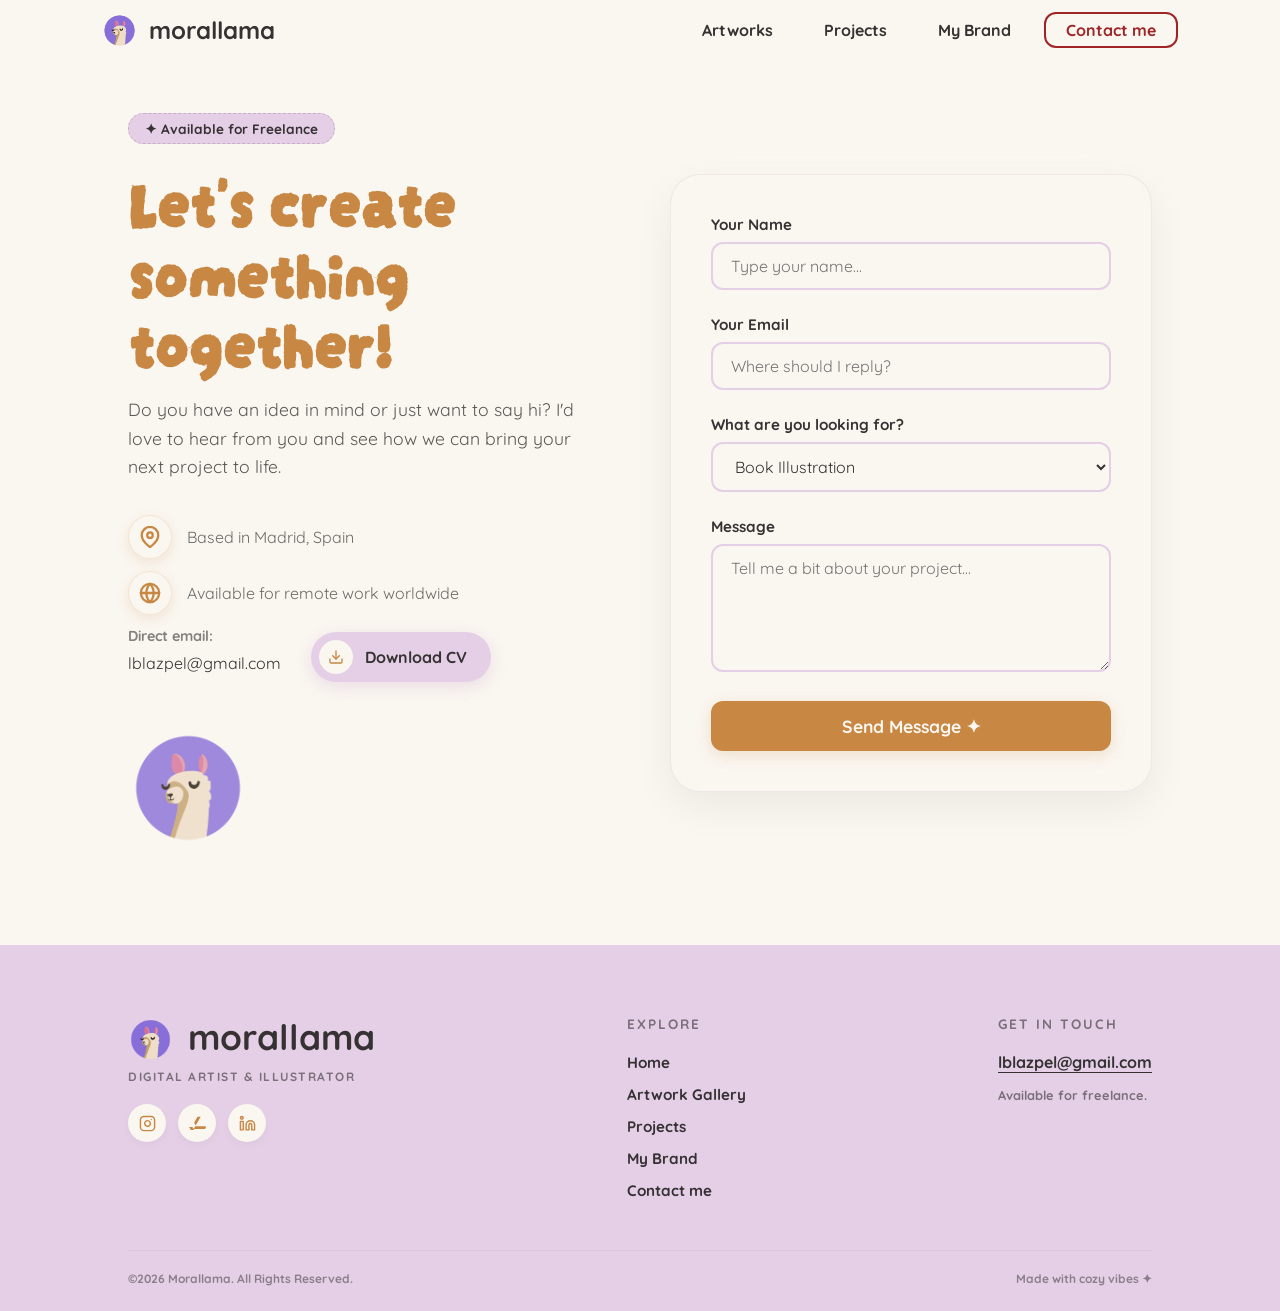
<file: contact.html>
<!DOCTYPE html>
<html lang="en">

<head>
    <meta charset="UTF-8">
    <meta name="viewport" content="width=device-width, initial-scale=1.0">
    <title>Artworks | Laura Blázquez</title>
    <link rel="icon" type="image/png" href="assets/logo1.png">
    <link rel="stylesheet" href="style.css">
</head>

<body>

    <nav class="transparent-nav">
        <a href="index.html" class="logo-wrapper">
            <img src="assets/logo1.png" alt="Morallama Icon" class="nav-logo-icon">
            <span class="logo">morallama</span>
        </a>
        <ul>
            <li><a href="artworks.html">Artworks</a></li>
            <li><a href="projects.html">Projects</a></li>
            <li><a href="morallama.html">My Brand</a></li>
            <li><a href="contact.html" class="nav-btn-contact">Contact me</a></li>
        </ul>
    </nav>


    <main class="contact-page-container">
        
        <div class="contact-info-side">
            <span class="freelance-tag">✦ Available for Freelance</span>
            <h1 class="contact-title">Let's create something together!</h1>
            <p class="contact-subtitle">Do you have an idea in mind or just want to say hi? I'd love to hear from you and see how we can bring your next project to life.</p>
            
            <div class="contact-details-group">
                <div class="detail-item">
                    <div class="contact-icon-circle">
                        <svg viewBox="0 0 24 24" fill="none" stroke="currentColor" stroke-width="2" stroke-linecap="round" stroke-linejoin="round"><path d="M21 10c0 7-9 13-9 13s-9-6-9-13a9 9 0 0 1 18 0z"></path><circle cx="12" cy="10" r="3"></circle></svg>
                    </div>
                    <span class="detail-text">Based in Madrid, Spain</span>
                </div>
                <div class="detail-item">
                    <div class="contact-icon-circle">
                        <svg viewBox="0 0 24 24" fill="none" stroke="currentColor" stroke-width="2" stroke-linecap="round" stroke-linejoin="round"><circle cx="12" cy="12" r="10"></circle><line x1="2" y1="12" x2="22" y2="12"></line><path d="M12 2a15.3 15.3 0 0 1 4 10 15.3 15.3 0 0 1-4 10 15.3 15.3 0 0 1-4-10 15.3 15.3 0 0 1 4-10z"></path></svg>
                    </div>
                    <span class="detail-text">Available for remote work worldwide</span>
                </div>
            </div>

            <div class="contact-action-group">
                <div class="contact-direct-mail">
                    <span class="mail-label">Direct email:</span>
                    <div class="email-wrapper" onclick="copyEmail(this)">
                        <span class="footer-email">lblazpel@gmail.com</span>
                        <span class="copy-tooltip">Click to copy</span>
                    </div>
                </div>
                
                <a href="assets/Resume_Laura_BP.pdf" target="_blank" class="btn-portfolio-featured">
                    <div class="portfolio-icon-inside">
                        <svg viewBox="0 0 24 24" fill="none" stroke="currentColor" stroke-width="2" stroke-linecap="round" stroke-linejoin="round"><path d="M21 15v4a2 2 0 0 1-2 2H5a2 2 0 0 1-2-2v-4"></path><polyline points="7 10 12 15 17 10"></polyline><line x1="12" y1="15" x2="12" y2="3"></line></svg>
                    </div>
                    <span>Download CV</span>
                </a>
            </div>

            <div class="contact-illustration-wrapper">
                <img src="assets/logo1.png" alt="Laura Illustration" class="contact-avatar-deco">
            </div>
        </div>

        <div class="contact-form-side">
            <div class="form-card">
                <form action="https://formspree.io/f/xnjlvper" method="POST">
                    <div class="form-group">
                        <label for="name">Your Name</label>
                        <input type="text" id="name" name="name" placeholder="Type your name..." required>
                    </div>

                    <div class="form-group">
                        <label for="email">Your Email</label>
                        <input type="email" id="email" name="email" placeholder="Where should I reply?" required>
                    </div>

                    <div class="form-group">
                        <label for="subject">What are you looking for?</label>
                        <select id="subject" name="subject">
                            <option value="illustration">Book Illustration</option>
                            <option value="game">Indie Game Art</option>
                            <option value="brand">Logo & Branding</option>
                            <option value="other">Just saying hi!</option>
                        </select>
                    </div>

                    <div class="form-group">
                        <label for="message">Message</label>
                        <textarea id="message" name="message" rows="5" placeholder="Tell me a bit about your project..." required></textarea>
                    </div>

                    <button type="submit" class="btn-send">Send Message ✦</button>
                </form>
            </div>
        </div>
    </main>

    <footer id="contact" class="main-footer">
        <div class="footer-columns">

            <div class="footer-col brand-col">
                <a href="index.html" class="footer-logo-wrapper">
                    <img src="assets/logo1.png" alt="Morallama Icon" class="footer-logo-icon">
                    <span class="footer-logo">morallama</span>
                </a>
                <p class="footer-subtitle">Digital Artist & Illustrator</p>

                <div class="social-circles">
                    <a href="https://www.instagram.com/morallama_" target="_blank" class="icon-circle" aria-label="Instagram">
                        <svg viewBox="0 0 24 24" fill="none" stroke="currentColor" stroke-width="2" stroke-linecap="round" stroke-linejoin="round">
                            <rect x="2" y="2" width="20" height="20" rx="5" ry="5"></rect>
                            <path d="M16 11.37A4 4 0 1 1 12.63 8 4 4 0 0 1 16 11.37z"></path>
                            <line x1="17.5" y1="6.5" x2="17.51" y2="6.5"></line>
                        </svg>
                    </a>
                    <a href="https://lalachip.artstation.com" target="_blank" class="icon-circle" aria-label="ArtStation">
                        <svg xmlns="http://www.w3.org/2000/svg" viewBox="0 0 512 512" style="fill: currentColor; stroke: none;">
                            <path d="M 2.2 364.1 L 54.8 455.2 H 157.3 L 104.7 364.1 H 2.2 Z M 256 56.4 L 153.9 233.2 L 201.3 315.4 L 352.2 56.4 H 256 Z M 186.2 342.3 L 140.8 420.9 H 482 L 512 368.8 L 497.4 342.3 H 186.2 Z"></path>
                        </svg>
                    </a>
                    <a href="https://www.linkedin.com/in/laurablazquez" target="_blank" class="icon-circle" aria-label="LinkedIn">
                        <svg viewBox="0 0 24 24" fill="none" stroke="currentColor" stroke-width="2" stroke-linecap="round" stroke-linejoin="round">
                            <path d="M16 8a6 6 0 0 1 6 6v7h-4v-7a2 2 0 0 0-2-2 2 2 0 0 0-2 2v7h-4v-7a6 6 0 0 1 6-6z"></path>
                            <rect x="2" y="9" width="4" height="12"></rect>
                            <circle cx="4" cy="4" r="2"></circle>
                        </svg>
                    </a>
                </div>
            </div>

            <div class="footer-col nav-col">
                <h4 class="footer-heading">Explore</h4>
                <ul class="footer-links">
                    <li><a href="index.html">Home</a></li>
                    <li><a href="artworks.html">Artwork Gallery</a></li>
                    <li><a href="projects.html">Projects</a></li>
                    <li><a href="morallama.html">My Brand</a></li>
                    <li><a href="contact.html">Contact me</a></li>
                </ul>
            </div>

            <div class="footer-col contact-col">
                <h4 class="footer-heading">Get in touch</h4>
                <div class="email-wrapper" onclick="copyEmail(this)">
                    <span class="footer-email">lblazpel@gmail.com</span>
                    <span class="copy-tooltip">Click to copy</span>
                </div>
                <p class="freelance-footer">Available for freelance.</p>
            </div>

        </div>

        <div class="footer-bottom">
            <p>©2026 Morallama. All Rights Reserved.</p>
            <p>Made with cozy vibes ✦</p>
        </div>
    </footer>

    <script>
        const nav = document.querySelector('.transparent-nav');
        let lastScrollTop = 0;
        const delta = 5;

        window.addEventListener('scroll', () => {
            let st = window.pageYOffset || document.documentElement.scrollTop;
            if (st > 50) nav.classList.add('scrolled');
            else nav.classList.remove('scrolled');

            if (Math.abs(lastScrollTop - st) <= delta) return;
            if (st > lastScrollTop && st > 100) nav.classList.add('nav-hidden');
            else if (st < lastScrollTop) nav.classList.remove('nav-hidden');

            lastScrollTop = st;
        });

        function copyEmail(container) {
            const email = "lblazpel@gmail.com";
            const tooltip = container.querySelector('.copy-tooltip');
            const tempInput = document.createElement("input");
            tempInput.value = email;
            document.body.appendChild(tempInput);
            tempInput.select();
            document.execCommand("copy");
            document.body.removeChild(tempInput);
            
            const originalText = tooltip.innerText;
            tooltip.innerText = "Copied!";
            tooltip.style.opacity = "1";
            setTimeout(() => { tooltip.innerText = originalText; }, 2000);
        }
    </script>
</body>
</html>
</file>
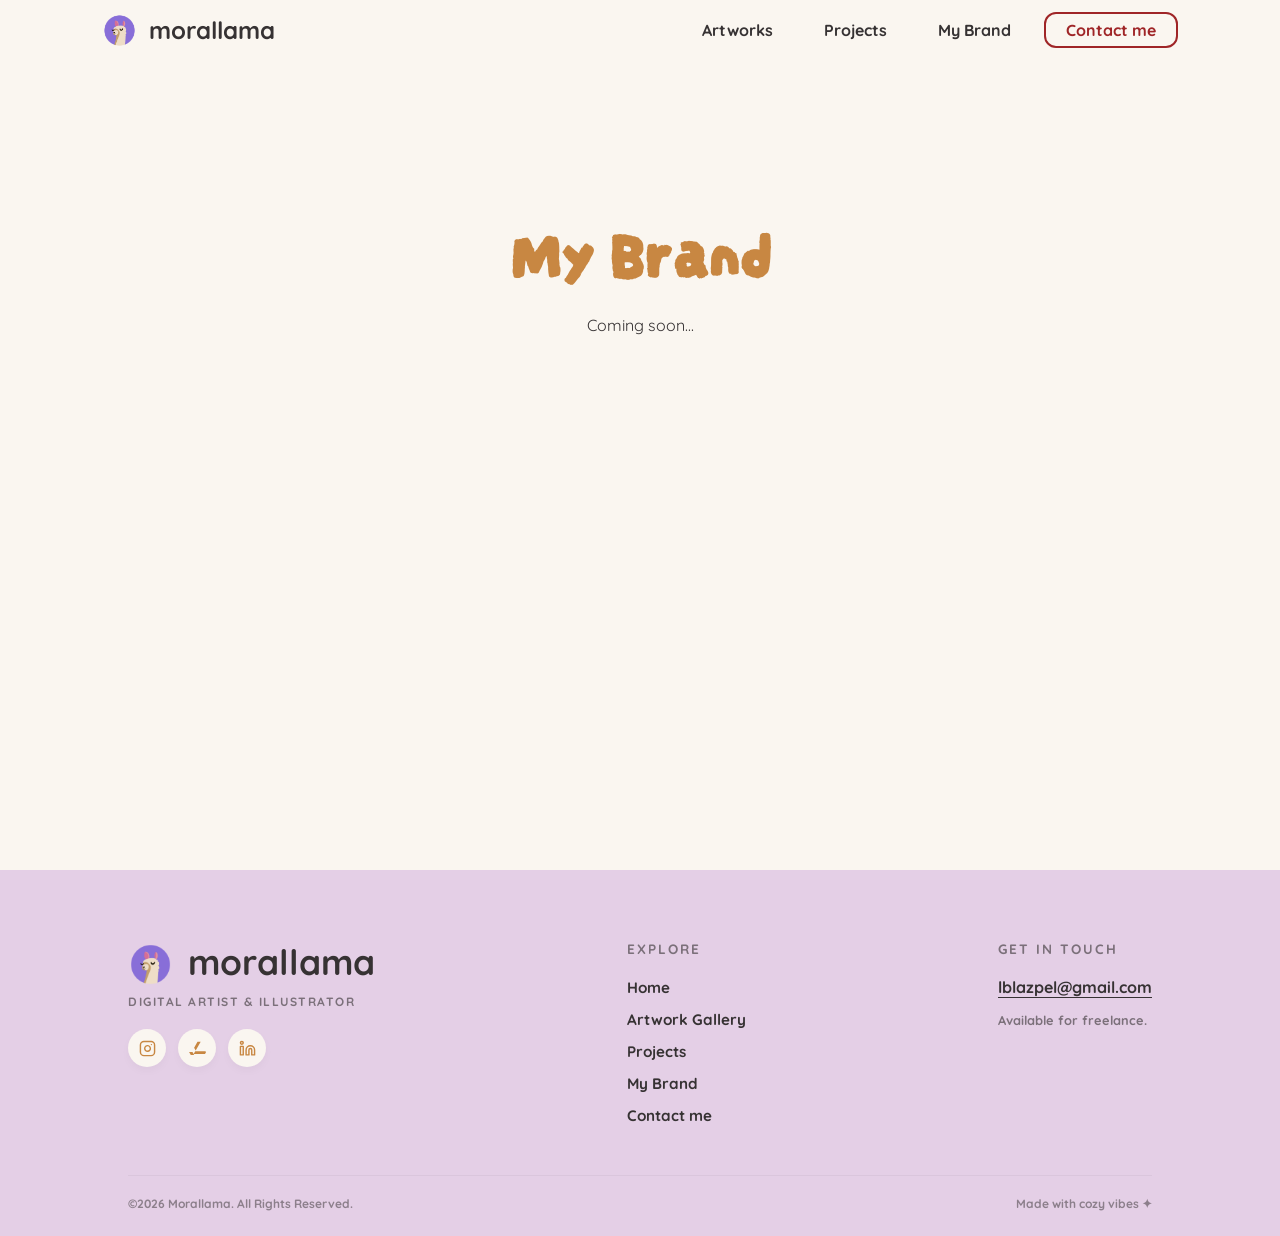
<file: morallama.html>
<!DOCTYPE html>
<html lang="en">

<head>
    <meta charset="UTF-8">
    <meta name="viewport" content="width=device-width, initial-scale=1.0">
    <title>Artworks | Laura Blázquez</title>
    <link rel="icon" type="image/png" href="assets/logo1.png">
    <link rel="stylesheet" href="style.css">
</head>

<body>

    <nav class="transparent-nav">
        <a href="index.html" class="logo-wrapper">
            <img src="assets/logo1.png" alt="Morallama Icon" class="nav-logo-icon">
            <span class="logo">morallama</span>
        </a>
        <ul>
            <li><a href="artworks.html">Artworks</a></li>
            <li><a href="projects.html">Projects</a></li>
            <li><a href="morallama.html">My Brand</a></li>
            <li><a href="contact.html" class="nav-btn-contact">Contact me</a></li>
        </ul>
    </nav>


    <div style="min-height: 80vh; padding-top: 150px; text-align: center;">
        <h2>My Brand</h2>
        <p>Coming soon...</p>
    </div>

    <footer id="contact" class="main-footer">
        <div class="footer-columns">

            <div class="footer-col brand-col">
                <a href="index.html" class="footer-logo-wrapper">
                    <img src="assets/logo1.png" alt="Morallama Icon" class="footer-logo-icon">
                    <span class="footer-logo">morallama</span>
                </a>
                <p class="footer-subtitle">Digital Artist & Illustrator</p>

                <div class="social-circles">
                    <a href="https://www.instagram.com/morallama_" target="_blank" class="icon-circle" aria-label="Instagram">
                        <svg viewBox="0 0 24 24" fill="none" stroke="currentColor" stroke-width="2" stroke-linecap="round" stroke-linejoin="round">
                            <rect x="2" y="2" width="20" height="20" rx="5" ry="5"></rect>
                            <path d="M16 11.37A4 4 0 1 1 12.63 8 4 4 0 0 1 16 11.37z"></path>
                            <line x1="17.5" y1="6.5" x2="17.51" y2="6.5"></line>
                        </svg>
                    </a>
                    <a href="https://lalachip.artstation.com" target="_blank" class="icon-circle" aria-label="ArtStation">
                        <svg xmlns="http://www.w3.org/2000/svg" viewBox="0 0 512 512" style="fill: currentColor; stroke: none;">
                            <path d="M 2.2 364.1 L 54.8 455.2 H 157.3 L 104.7 364.1 H 2.2 Z M 256 56.4 L 153.9 233.2 L 201.3 315.4 L 352.2 56.4 H 256 Z M 186.2 342.3 L 140.8 420.9 H 482 L 512 368.8 L 497.4 342.3 H 186.2 Z"></path>
                        </svg>
                    </a>
                    <a href="https://www.linkedin.com/in/laurablazquez" target="_blank" class="icon-circle" aria-label="LinkedIn">
                        <svg viewBox="0 0 24 24" fill="none" stroke="currentColor" stroke-width="2" stroke-linecap="round" stroke-linejoin="round">
                            <path d="M16 8a6 6 0 0 1 6 6v7h-4v-7a2 2 0 0 0-2-2 2 2 0 0 0-2 2v7h-4v-7a6 6 0 0 1 6-6z"></path>
                            <rect x="2" y="9" width="4" height="12"></rect>
                            <circle cx="4" cy="4" r="2"></circle>
                        </svg>
                    </a>
                </div>
            </div>

            <div class="footer-col nav-col">
                <h4 class="footer-heading">Explore</h4>
                <ul class="footer-links">
                    <li><a href="index.html">Home</a></li>
                    <li><a href="artworks.html">Artwork Gallery</a></li>
                    <li><a href="projects.html">Projects</a></li>
                    <li><a href="morallama.html">My Brand</a></li>
                    <li><a href="contact.html">Contact me</a></li>
                </ul>
            </div>

            <div class="footer-col contact-col">
                <h4 class="footer-heading">Get in touch</h4>
                <div class="email-wrapper" onclick="copyEmail(this)">
                    <span class="footer-email">lblazpel@gmail.com</span>
                    <span class="copy-tooltip">Click to copy</span>
                </div>
                <p class="freelance-footer">Available for freelance.</p>
            </div>

        </div>

        <div class="footer-bottom">
            <p>©2026 Morallama. All Rights Reserved.</p>
            <p>Made with cozy vibes ✦</p>
        </div>
    </footer>

    <script>
        const nav = document.querySelector('.transparent-nav');
        let lastScrollTop = 0;
        const delta = 5;

        window.addEventListener('scroll', () => {
            let st = window.pageYOffset || document.documentElement.scrollTop;
            if (st > 50) nav.classList.add('scrolled');
            else nav.classList.remove('scrolled');

            if (Math.abs(lastScrollTop - st) <= delta) return;
            if (st > lastScrollTop && st > 100) nav.classList.add('nav-hidden');
            else if (st < lastScrollTop) nav.classList.remove('nav-hidden');

            lastScrollTop = st;
        });

        function copyEmail(container) {
            const email = "lblazpel@gmail.com";
            const tooltip = container.querySelector('.copy-tooltip');
            const tempInput = document.createElement("input");
            tempInput.value = email;
            document.body.appendChild(tempInput);
            tempInput.select();
            document.execCommand("copy");
            document.body.removeChild(tempInput);
            
            const originalText = tooltip.innerText;
            tooltip.innerText = "Copied!";
            tooltip.style.opacity = "1";
            setTimeout(() => { tooltip.innerText = originalText; }, 2000);
        }
    </script>
</body>
</html>
</file>
<file: style.css>
/* =========================================
   1. IMPORTACIONES, FUENTES Y VARIABLES
   ========================================= */
@import url('https://fonts.googleapis.com/css2?family=Quicksand:wght@300;500;700&family=Patrick+Hand&display=swap');
@import url('https://fonts.googleapis.com/css2?family=Darumadrop+One&display=swap');

@font-face {
    font-family: 'GardenTitle';
    src: url('assets/fuentes/Quote.ttf') format('truetype');
}

@font-face {
    font-family: 'GardenText';
    src: url('assets/fuentes/27776_OcrA.ttf') format('truetype');
}

@font-face {
    font-family: 'NoiseTitle';
    src: url('assets/fuentes/One%20Constant.ttf') format('truetype');
}

@font-face {
    font-family: 'EclipsaTitle';
    src: url('assets/fuentes/font1.ttf') format('truetype');
}

:root {
    --bg-crema: #f1dfb6;
    --color-amarillo: #fdf3dd;
    --color-marron-oscuro: #363233;
    --color-lila: #e4cfe6;
    --color-oro: #c88742;
    --color-rojo: #9f2527;
    --color-morado: #caaacd;
    --white: #FAF6F0;
}

/* =========================================
   2. ESTILOS BASE Y ANIMACIONES
   ========================================= */
html {
    scroll-behavior: smooth;
    overflow-x: hidden;
}

body {
    background-color: var(--white);
    font-family: 'Quicksand', sans-serif;
    color: var(--color-marron-oscuro);
    margin: 0;
}

section {
    padding: 60px 10%;
    text-align: center;
}

h2 {
    font-family: 'Darumadrop One', cursive;
    font-size: 4rem;
    color: var(--color-oro);
    text-align: center;
    margin-bottom: 20px;
}

@keyframes fadeInUp {
    from { opacity: 0; transform: translateY(50px); }
    to { opacity: 1; transform: translateY(0); }
}

@keyframes floating {
    0% { transform: translateY(0px); }
    50% { transform: translateY(-15px); }
    100% { transform: translateY(0px); }
}

.animate-up {
    animation: fadeInUp 1.2s ease-out forwards;
}

.animate-up-delayed {
    opacity: 0;
    animation: fadeInUp 1.2s ease-out forwards;
}

/* =========================================
   3. COMPONENTES GLOBALES (Nav, Footer, Lightbox)
   ========================================= */
/* --- Barra de Navegación --- */
.transparent-nav {
    display: flex;
    justify-content: space-between;
    align-items: center;
    padding: 0.8rem 8%;
    position: fixed;
    top: 0;
    left: 0;
    width: 100%;
    z-index: 1000;
    box-sizing: border-box;
    transition: background-color 0.3s ease, box-shadow 0.3s ease, padding 0.3s ease, top 0.3s ease;
}

.nav-hidden {
    top: -250px;
}

.transparent-nav.scrolled {
    background-color: rgba(250, 246, 240, 0.98);
    backdrop-filter: blur(10px);
    -webkit-backdrop-filter: blur(10px);
    box-shadow: 0 4px 20px rgba(0, 0, 0, 0.05);
    padding: 0.6rem 8%;
}

.logo-wrapper {
    display: flex;
    align-items: center;
    gap: 12px;
    text-decoration: none;
}

.nav-logo-icon {
    width: 35px;
    height: auto;
    transition: transform 0.3s ease;
}

.logo-wrapper:hover .nav-logo-icon {
    transform: rotate(-10deg) scale(1.1);
}

.logo {
    font-weight: 700;
    font-size: 1.5rem;
    color: var(--color-marron-oscuro);
    text-transform: lowercase;
    text-decoration: none;
}

.transparent-nav ul {
    display: flex;
    list-style: none;
    margin: 0;
}

.transparent-nav ul li a {
    text-decoration: none !important;
    color: var(--color-marron-oscuro);
    margin-left: 15px;
    padding: 8px 18px;
    font-weight: 700;
    transition: color 0.3s ease;
    position: relative;
}

.transparent-nav ul li a::after {
    content: '';
    position: absolute;
    width: 0%;
    height: 2.5px;
    bottom: 2px;
    left: 50%;
    transform: translateX(-50%);
    background-color: var(--color-rojo);
    transition: width 0.3s ease;
    border-radius: 2px;
}

.transparent-nav ul li a:hover {
    background-color: transparent !important;
    color: var(--color-rojo) !important;
}

.transparent-nav ul li a:hover::after {
    width: 70%;
}

.transparent-nav.scrolled .logo,
.transparent-nav.scrolled ul li a {
    color: var(--color-marron-oscuro);
}

.transparent-nav.scrolled ul li a:hover {
    background-color: transparent;
    color: var(--color-oro);
    text-decoration: underline;
    text-underline-offset: 6px;
    text-decoration-thickness: 2px;
}

.transparent-nav ul li a.nav-btn-contact {
    border: 2px solid var(--color-rojo);
    background-color: transparent;
    color: var(--color-rojo) !important;
    padding: 6px 20px;
    border-radius: 12px;
}

.transparent-nav ul li a.nav-btn-contact::after {
    display: none;
}

.transparent-nav ul li a.nav-btn-contact:hover {
    background-color: var(--color-rojo) !important;
    color: var(--white) !important;
    transform: translateY(-2px);
    box-shadow: 0 4px 10px rgba(159, 37, 39, 0.2);
}

/* --- Footer --- */
.main-footer {
    background-color: var(--color-lila);
    padding: 70px 10% 25px 10%;
    color: var(--color-marron-oscuro);
}

.footer-columns {
    display: flex;
    justify-content: space-between;
    align-items: flex-start;
    flex-wrap: wrap;
    gap: 40px;
    margin-bottom: 50px;
    max-width: 1200px;
    margin-left: auto;
    margin-right: auto;
}

.footer-col {
    display: flex;
    flex-direction: column;
    align-items: flex-start;
    text-align: left;
}

.footer-logo-wrapper {
    display: flex;
    align-items: center;
    gap: 15px;
    text-decoration: none;
    margin-bottom: 5px;
}

.footer-logo-icon {
    width: 45px;
    height: auto;
    transition: transform 0.3s ease;
}

.footer-logo-wrapper:hover .footer-logo-icon {
    transform: rotate(-10deg) scale(1.1);
}

.footer-logo {
    font-size: 2.2rem;
    font-weight: 700;
    color: var(--color-marron-oscuro);
    text-decoration: none;
    margin-bottom: 5px;
}

.footer-subtitle {
    font-size: 0.75rem;
    text-transform: uppercase;
    letter-spacing: 1.5px;
    font-weight: 700;
    opacity: 0.6;
    margin: 0 0 20px 0;
}

.social-circles {
    display: flex;
    gap: 12px;
}

.icon-circle {
    width: 38px;
    height: 38px;
    background-color: var(--white);
    border-radius: 50%;
    display: flex;
    align-items: center;
    justify-content: center;
    color: var(--color-oro);
    transition: all 0.3s ease;
    text-decoration: none;
    box-shadow: 0 4px 8px rgba(0, 0, 0, 0.03);
}

.icon-circle svg {
    width: 17px;
    height: 17px;
}

.icon-circle:hover {
    background-color: var(--color-oro);
    color: var(--white);
    transform: translateY(-2px);
}

.footer-heading {
    font-size: 0.85rem;
    text-transform: uppercase;
    letter-spacing: 2px;
    font-weight: 700;
    opacity: 0.6;
    margin: 0 0 20px 0;
}

.footer-links {
    list-style: none;
    padding: 0;
    margin: 0;
    display: flex;
    flex-direction: column;
    gap: 12px;
}

.footer-links a {
    text-decoration: none;
    color: var(--color-marron-oscuro);
    font-weight: 700;
    font-size: 0.95rem;
    transition: color 0.3s ease;
}

.footer-links a:hover {
    color: var(--color-oro);
}

.email-wrapper {
    position: relative;
    cursor: pointer;
    margin-bottom: 15px;
}

.main-footer .footer-email,
.main-footer .footer-email a {
    font-family: 'Quicksand', sans-serif;
    font-size: 1rem;
    font-weight: 700;
    color: var(--color-marron-oscuro) !important;
    text-decoration: underline !important;
    text-underline-offset: 4px;
    transition: color 0.3s ease;
}

.copy-tooltip {
    position: absolute;
    bottom: -15px;
    left: 0;
    font-size: 0.7rem;
    font-weight: 700;
    color: var(--color-oro);
    opacity: 0;
    transition: all 0.3s ease;
    white-space: nowrap;
    pointer-events: none;
}

.email-wrapper:hover .copy-tooltip {
    opacity: 1;
    bottom: -18px;
}

.email-wrapper:hover .footer-email {
    color: var(--color-oro) !important;
}

.freelance-footer {
    font-size: 0.8rem;
    color: var(--color-marron-oscuro);
    font-weight: 700;
    opacity: 0.6;
    margin: 0;
}

.footer-bottom {
    display: flex;
    justify-content: space-between;
    border-top: 1px solid rgba(54, 50, 51, 0.1);
    padding-top: 20px;
    font-size: 0.75rem;
    font-weight: 700;
    opacity: 0.5;
    max-width: 1200px;
    margin: 0 auto;
}

.footer-bottom p {
    margin: 0;
}

/* --- Lightbox Global --- */
.lightbox {
    position: fixed;
    top: 0;
    left: 0;
    width: 100%;
    height: 100%;
    background: rgba(250, 246, 240, 0.95);
    display: flex;
    align-items: center;
    justify-content: center;
    z-index: 2000;
    opacity: 0;
    pointer-events: none;
    transition: opacity 0.3s ease;
}

.lightbox.active {
    opacity: 1;
    pointer-events: auto;
}

.lightbox img {
    max-width: 90%;
    max-height: 90vh;
    border-radius: 8px;
    box-shadow: 0 10px 40px rgba(0, 0, 0, 0.3);
}

.lightbox-close {
    position: absolute;
    top: 30px;
    right: 50px;
    font-size: 3rem;
    color: var(--color-marron-oscuro);
    cursor: pointer;
    font-family: 'Quicksand', sans-serif;
    line-height: 1;
    transition: color 0.3s ease;
}

.lightbox-close:hover {
    color: var(--color-rojo);
}

/* --- Botones Genéricos --- */
.btn-delicate {
    display: inline-block;
    background-color: transparent;
    color: var(--color-marron-oscuro);
    font-family: 'Quicksand', sans-serif;
    font-weight: 700;
    font-size: 1.05rem;
    padding: 10px 30px;
    border-radius: 30px;
    border: 2px solid var(--color-lila);
    text-decoration: none;
    transition: all 0.3s ease;
}

.btn-delicate:hover {
    background-color: var(--color-lila);
    color: var(--color-marron-oscuro);
    transform: translateY(-2px);
}

/* =========================================
   4. PÁGINA: INICIO (HOME)
   ========================================= */
/* --- Hero --- */
.hero {
    height: 100vh;
    background: url('assets/banner.png') center/cover no-repeat;
    display: flex;
    align-items: center;
    justify-content: center;
    position: relative;
    overflow: hidden;
}

.hero-main-container {
    position: relative;
    top: -10vh;
    width: 100%;
    display: flex;
    justify-content: center;
}

.hero-box {
    position: relative;
    width: 1000px;
    max-width: 90vw;
    margin: 0 auto;
    left: 25px;
}

.box-bg {
    width: 100%;
    height: auto;
    display: block;
    filter: drop-shadow(0px 20px 15px rgba(0, 0, 0, 0.15));
}

.hero-text-wrapper {
    position: absolute;
    top: 50%;
    left: 50%;
    transform: translate(-50%, -50%) rotate(6deg);
    width: 85%;
    z-index: 5;
    text-align: center;
}

.hero-title-top {
    font-family: 'Darumadrop One', cursive;
    font-size: clamp(2rem, 7vw, 5.5rem);
    color: var(--color-marron-oscuro);
    line-height: 1;
    margin: 0 0 50px 0;
}

.hero-subtitle-bottom {
    font-family: 'Quicksand', sans-serif;
    font-size: clamp(0.9rem, 2vw, 1.6rem);
    color: var(--color-marron-oscuro);
    font-weight: 700;
    margin: 0;
}

.hero .fruit {
    position: absolute;
    z-index: 10;
    filter: drop-shadow(0px 15px 10px rgba(0, 0, 0, 0.2));
    animation: fadeInUp 1.2s ease-out forwards, floating 5s ease-in-out infinite 1.2s;
    opacity: 0;
}

.f-top-left { top: 15%; left: -10%; width: 20%; animation-delay: 0s; }
.f-top-right { top: 5%; right: 5%; width: 15%; animation-delay: 1.5s; }
.f-bottom-left { bottom: -5%; left: -20%; width: 25%; animation-delay: 0.7s; }
.f-bottom-right { bottom: -10%; right: -10%; width: 30%; animation-delay: 2.2s; }

/* --- Sobre mí --- */
.about-intro {
    padding: 20px 10% 40px 10%;
    background-color: transparent;
    margin-top: -5vh;
    position: relative;
    z-index: 5;
    left: 25px;
}

.about-container {
    display: flex;
    align-items: center;
    justify-content: center;
    gap: 40px;
    max-width: 900px;
    margin: 0 auto;
}

.about-text {
    flex: 1;
    text-align: left;
    position: relative;
}

.about-text h2 {
    text-align: left;
    margin-bottom: 20px;
}

.about-text p {
    font-size: 1.1rem;
    line-height: 1.6;
    margin-bottom: 20px;
}

.about-image {
    flex: 1;
    text-align: right;
    position: relative;
}

.avatar-wrapper {
    position: relative;
    display: inline-block;
    max-width: 320px;
    width: 100%;
}

.avatar-img {
    width: 100%;
    display: block;
    filter: drop-shadow(8px 12px 15px rgba(0, 0, 0, 0.15));
    transition: transform 0.5s ease, filter 0.5s ease;
}

.avatar-img:hover {
    transform: translateY(-8px);
    filter: drop-shadow(15px 25px 20px rgba(0, 0, 0, 0.2));
}

.levitating-item {
    position: absolute;
    top: 15%;
    left: -15%;
    width: 40%;
    z-index: 10;
    filter: drop-shadow(0px 10px 10px rgba(0, 0, 0, 0.15));
    animation: floating 4s ease-in-out infinite;
}

.parallax-star { position: absolute; z-index: -1; opacity: 0.8; }
.star-1 { top: 5px; left: -15%; width: 40px; }
.star-2 { top: 15px; left: 0%; width: 25px; }

/* --- Toolkit --- */
.toolkit-section {
    padding: 60px 8% 80px 8%;
    background-image: url('assets/divider.png');
    background-size: cover;
    background-position: center;
    background-attachment: scroll;
    text-align: center;
    position: relative;
    z-index: 10;
}

.toolkit-section h2 {
    color: var(--color-marron-oscuro);
    text-shadow: 1px 1px 0px var(--white);
    margin-bottom: 10px;
}

.toolkit-intro {
    margin-bottom: 50px;
    font-weight: 500;
}

.skills-cards-container {
    display: flex;
    justify-content: center;
    align-items: stretch;
    gap: 30px;
    max-width: 1000px;
    margin: 40px auto 0 auto;
}

.skill-card {
    flex: 1;
    background-color: var(--white);
    border-radius: 30px;
    padding: 60px 40px;
    box-shadow: 0 10px 25px rgba(0, 0, 0, 0.05);
    transition: transform 0.4s ease, box-shadow 0.4s ease;
    background-position: center;
    background-repeat: no-repeat;
    background-size: 100% 100%;
    overflow: hidden;
    display: flex;
    flex-direction: column;
    justify-content: space-between;
    border: 3px solid transparent;
}

.card-left { transform: rotate(-1.5deg); background-image: url('assets/bg-game.png'); }
.card-right { transform: rotate(1.5deg); background-image: url('assets/bg-game.png'); }
.featured-card { transform: scale(1.05); background-image: url('assets/bg-game.png'); z-index: 2; border: 3px solid var(--color-rojo); }

.card-left:hover, .card-right:hover {
    transform: translateY(-12px) rotate(0deg);
    box-shadow: 0 20px 40px rgba(0, 0, 0, 0.1);
}

.featured-card:hover {
    transform: scale(1.05) translateY(-12px);
    box-shadow: 0 20px 40px rgba(0, 0, 0, 0.1);
}

.menu-icon { width: 80px; height: auto; margin: 0 auto 15px auto; display: block; }

.menu-divider {
    border: none;
    border-top: 2px solid var(--color-rojo);
    width: 60%;
    margin: 15px auto 25px auto;
    opacity: 0.8;
}

.skill-card h3 {
    font-family: 'Darumadrop One', cursive;
    font-size: 2.2rem;
    color: var(--color-rojo);
    margin: 0;
}

.skill-card p {
    font-size: 1.05rem;
    line-height: 1.5;
    color: var(--color-marron-oscuro);
    margin-bottom: 20px;
}

.menu-ingredients {
    margin-bottom: 25px;
    font-family: 'Quicksand', sans-serif;
    font-weight: 700;
    color: var(--color-rojo);
    font-size: 0.95rem;
    line-height: 1.6;
}

.menu-ingredients span { display: inline-block; padding: 0 4px; }

.card-link {
    text-decoration: none;
    color: var(--color-oro);
    font-weight: 700;
    font-size: 0.95rem;
    transition: color 0.3s ease, border-bottom 0.3s ease;
    border-bottom: 2px solid transparent;
}

.card-link:hover {
    color: var(--color-rojo);
    border-bottom: 2px solid var(--color-rojo);
}

/* --- Featured Artworks Carousel (Home) --- */
.featured-art-wrapper {
    margin-top: -10px;
    position: relative;
    z-index: 1;
    overflow: hidden;
}

.featured-art {
    width: 100%;
    padding: 140px 0 140px 0;
    position: relative;
    background-image: url('assets/mantel2.png');
    background-size: cover;
    background-position: center 5%;
    background-repeat: no-repeat;
}

.artworks-intro {
    font-size: 1.15rem;
    color: var(--color-marron-oscuro);
    margin-bottom: 30px;
    font-weight: 500;
}

.title-decor-inline {
    width: 45px;
    vertical-align: middle;
    margin-right: 15px;
    transform: translateY(-8px);
}

.decor-art-1 {
    position: absolute;
    top: 8%;
    left: 10%;
    width: 40px;
    opacity: 0.6;
}

.carousel-container {
    max-width: 1400px;
    width: 95%;
    margin: 0 auto;
    position: relative;
    display: flex;
    justify-content: center;
    align-items: center;
    min-height: 450px;
}

.carousel-arrow {
    position: absolute;
    top: 50%;
    transform: translateY(-50%);
    background: transparent;
    color: var(--color-marron-oscuro);
    font-family: 'Quicksand', sans-serif;
    font-size: 3.5rem;
    font-weight: 700;
    border: none;
    cursor: pointer;
    z-index: 100;
    padding: 15px;
    transition: transform 0.3s ease, color 0.3s ease;
}

.prev-arrow { left: 0; }
.next-arrow { right: 0; }

.carousel-arrow:hover {
    color: var(--white);
    transform: translateY(-50%) scale(1.3);
    text-shadow: 0 4px 15px rgba(0, 0, 0, 0.6);
}

.polaroid-gallery {
    position: relative;
    width: 100%;
    height: 450px;
    display: flex;
    justify-content: center;
    align-items: center;
    perspective: 1200px;
}

.polaroid-card {
    width: auto;
    background-color: var(--white);
    padding: 15px 15px 45px 15px;
    border-radius: 6px;
    box-shadow: 0 10px 25px rgba(0, 0, 0, 0.08);
    position: absolute;
    opacity: 0;
    visibility: hidden;
    transform: translateX(0) scale(0.5) rotateY(0deg);
    transition: all 0.6s cubic-bezier(0.25, 0.8, 0.25, 1);
    z-index: 0;
}

.polaroid-card.carousel-item-left {
    opacity: 0.8;
    visibility: visible;
    transform: translateX(-380px) scale(0.85) rotateY(15deg) rotate(-3deg);
    z-index: 10;
}

.polaroid-card.carousel-item-center {
    opacity: 1;
    visibility: visible;
    transform: translateX(0) scale(1.1) rotateY(0deg) rotate(1deg);
    z-index: 20;
    box-shadow: 0 15px 35px rgba(0, 0, 0, 0.15);
}

.polaroid-card.carousel-item-right {
    opacity: 0.8;
    visibility: visible;
    transform: translateX(380px) scale(0.85) rotateY(-15deg) rotate(2deg);
    z-index: 10;
}

.polaroid-card.carousel-item-center:hover {
    transform: translateX(0) scale(1.15) rotate(0deg) translateY(-10px) !important;
    box-shadow: 0 25px 50px rgba(0, 0, 0, 0.2);
    z-index: 30;
}

.polaroid-img-wrapper {
    border-radius: 4px;
    overflow: hidden;
}

.polaroid-img-wrapper img {
    height: 300px;
    width: auto;
    display: block;
}

.art-caption-sticky {
    position: absolute;
    background: rgba(255, 255, 255, 0.95);
    padding: 12px 18px;
    border-radius: 8px;
    font-size: 0.95rem;
    line-height: 1.4;
    color: var(--color-marron-oscuro);
    border: 1px dashed var(--color-oro);
    width: 200px;
    opacity: 0;
    transition: all 0.3s ease;
    pointer-events: none;
    z-index: 50;
    box-shadow: 0 5px 15px rgba(0, 0, 0, 0.1);
}

.polaroid-card.carousel-item-center:hover .art-caption-sticky { opacity: 1; }
.polaroid-card:nth-child(odd) .art-caption-sticky { top: -20px; right: -40px; transform: rotate(5deg); }
.polaroid-card:nth-child(even) .art-caption-sticky { bottom: 20px; left: -40px; transform: rotate(-3deg); }

.btn-container { margin-top: 20px; }

.btn-more {
    display: inline-block;
    background-color: var(--color-rojo);
    color: var(--white);
    font-family: 'Quicksand', sans-serif;
    font-weight: 700;
    font-size: 1.1rem;
    padding: 12px 30px;
    border-radius: 12px;
    text-decoration: none;
    transition: background-color 0.3s ease, transform 0.3s ease;
    box-shadow: 0 5px 15px rgba(159, 37, 39, 0.2);
}

.btn-more:hover {
    background-color: var(--color-marron-oscuro);
    transform: translateY(-3px);
}

/* =========================================
   5. PÁGINA: PROYECTOS
   ========================================= */
/* --- Cabecera Hero y Grid Principal --- */
.projects-hero {
    position: relative;
    padding: 100px 5% 40px 5%; 
    display: flex;
    justify-content: center;
    align-items: center;
    min-height: 280px; 
    margin-bottom: 0 !important;
    padding-bottom: 0 !important;
}

.projects-full-width-bg {
    position: absolute;
    top: 0;
    left: 0;
    width: 100%;
    height: calc(100% + 80px);
    object-fit: cover;
    object-position: bottom center;
    z-index: 1;
}

.banner-text-group {
    position: relative;
    z-index: 10;
    margin-top: -100px; 
    text-align: center;
}

.projects-hero h2 {
    font-family: 'Darumadrop One', cursive;
    font-size: 4rem;
    color: var(--color-marron-oscuro);
    margin: 0 0 25px 0;
}

.project-tabs {
    display: flex;
    justify-content: center;
    gap: 15px;
    flex-wrap: wrap;
}

.tab-btn {
    background-color: var(--color-lila);
    color: var(--color-marron-oscuro);
    border: 2.5px solid var(--white);
    padding: 12px 32px;
    border-radius: 30px;
    font-family: 'Quicksand', sans-serif;
    font-weight: 700;
    font-size: 1rem;
    cursor: pointer;
    transition: all 0.3s ease;
    letter-spacing: 0.3px;
}

.tab-btn:hover { background-color: var(--color-lila); transform: translateY(-2px); }
.tab-btn.active { background-color: var(--white); color: var(--color-marron-oscuro); transform: translateY(-1px); }

.projects-section {
    margin-top: 130px;
    padding: 10px 8% 60px 8%;
    background-color: var(--color-morado);
    position: relative;
}

.wave-divider {
    position: absolute;
    left: 0;
    width: 100%;
    overflow: hidden;
    line-height: 0;
    z-index: 5;
}

.wave-divider svg {
    display: block;
    width: calc(100% + 1.3px);
    height: 90px;
}

.wave-divider .shape-fill { fill: var(--color-morado); }
.wave-divider.top-wave { top: 0; transform: translateY(-99%); }
.wave-divider.bottom-wave { bottom: 0; transform: translateY(99%) rotate(180deg); }

.projects-header {
    margin-top: 0px;
    margin-bottom: 50px;
    position: relative;
    z-index: 10;
}

.projects-section h2 { margin-top: 0; color: var(--white); }
.projects-intro { color: var(--white); }

.projects-container {
    display: grid;
    grid-template-columns: repeat(3, 1fr);
    gap: 40px;
    max-width: 1300px;
    margin: 0 auto;
    position: relative;
    z-index: 10;
}

.project-card {
    display: flex;
    flex-direction: column;
    background-color: var(--white);
    border-radius: 24px;
    padding: 0;
    overflow: hidden;
    box-shadow: 0 15px 35px rgba(0, 0, 0, 0.12);
    transition: transform 0.4s ease, box-shadow 0.4s ease;
}

.project-card:hover { transform: translateY(-10px); box-shadow: 0 25px 50px rgba(0, 0, 0, 0.2); }

.project-img-wrapper {
    display: block;
    width: 100%;
    height: 240px;
    overflow: hidden;
    position: relative;
}

.project-img-wrapper img {
    width: 100%;
    height: 100%;
    object-fit: cover;
    transition: transform 0.5s ease;
}

.project-img-wrapper:hover img { transform: scale(1.08); }

.project-info {
    padding: 30px 25px;
    text-align: center;
    display: flex;
    flex-direction: column;
    flex-grow: 1;
}

.project-info h3 {
    font-family: 'Darumadrop One', cursive;
    font-size: 2.2rem;
    color: var(--color-oro) !important;
    margin: 0 0 15px 0;
    line-height: 1;
}

.project-desc { font-size: 1rem; line-height: 1.5; color: var(--color-marron-oscuro); margin: 0 0 25px 0; }

.role-wrapper { margin-top: auto; padding-top: 20px; border-top: 2px dashed var(--bg-crema); }
.role-label { display: block; font-size: 0.8rem; color: var(--color-marron-oscuro); opacity: 0.6; font-weight: 700; text-transform: uppercase; margin-bottom: 10px; letter-spacing: 1.5px; }
.role-tag { display: inline-block; background-color: var(--color-oro); color: var(--white); padding: 6px 18px; border-radius: 20px; font-size: 0.9rem; font-weight: 700; margin: 0; }

/* --- Vista de Detalle (Juegos Individuales) --- */
.games-centered-section {
    position: relative;
    margin-top: 0 !important;
    padding-top: 20px;
    background-color: var(--white);
    display: flex;
    align-items: flex-start;
    overflow: visible;
}

#category-games, #category-other { margin-top: 0 !important; }

.game-side-nav {
    width: 200px;
    position: sticky;
    top: 100px;
    height: fit-content; 
    padding: 20px 0 40px 4%; 
    box-sizing: border-box;
    z-index: 100;
    align-self: flex-start;
}

.game-side-nav .nav-label {
    display: block; font-size: 0.8rem; text-transform: uppercase; letter-spacing: 2px;
    font-weight: 700; color: var(--color-marron-oscuro); opacity: 0.5; margin-bottom: 25px; text-align: left;
}

.game-side-nav ul { list-style: none; padding: 0; margin: 0; border-left: 2px solid var(--color-lila); }
.game-side-nav ul li { margin-bottom: 25px; position: relative; text-align: left; }

.game-side-nav ul li a {
    position: relative; display: block; padding: 10px 0 10px 20px; color: var(--color-marron-oscuro);
    text-decoration: none; font-weight: 700; font-size: 0.95rem; opacity: 0.4; transition: all 0.3s ease;
}

.game-side-nav ul li a::before {
    content: '✦'; position: absolute; left: -26px; top: 50%; transform: translateY(-50%);
    color: transparent; transition: all 0.3s ease; font-size: 1.2rem;
}

.game-side-nav ul li a:hover, .game-side-nav ul li a.active { opacity: 1; color: var(--color-oro); }
.game-side-nav ul li a:hover::before, .game-side-nav ul li a.active::before { color: var(--color-oro); }

.games-content-area { flex-grow: 1; width: 100%; max-width: 1000px; margin: 0 auto; }

.game-full-block { width: 100%; text-align: left; margin-bottom: 0px; padding: 20px 0; position: relative; }
.game-full-block.alt-purple-bg { background-color: transparent; }
.game-full-block.alt-purple-bg::before {
    content: ""; position: absolute; top: 0; left: 50%; transform: translateX(-50%);
    width: 100vw; height: 100%; background-color: rgba(228, 207, 230, 0.4); z-index: -1;
}

.game-content-text, .game-large-cover-wrapper { position: relative; z-index: 2; }
.game-large-cover-wrapper { width: 100%; margin-bottom: 30px; }
.game-large-cover { width: 100%; border-radius: 20px; box-shadow: 0 10px 30px rgba(0, 0, 0, 0.15); object-fit: cover; }

.game-content-text h3 { font-family: 'Darumadrop One', cursive; font-size: 3.5rem; color: var(--color-oro); margin: 0 0 20px 0; }
.game-description { font-size: 1.15rem; line-height: 1.6; margin-bottom: 40px; }

.role-box-framed {
    background: rgba(250, 246, 240, 0.5); padding: 35px 40px; border-radius: 20px;
    border: 2px dashed var(--color-morado); margin-bottom: 30px;
}

.role-box-framed h4 { font-size: 1.1rem; text-transform: uppercase; letter-spacing: 1.5px; margin: 0 0 10px 0; color: var(--color-marron-oscuro); }
.role-box-framed ul { list-style: none; padding: 0; }
.role-box-framed ul li { margin-bottom: 12px; padding-left: 25px; position: relative; }
.role-box-framed ul li::before { content: '✦'; position: absolute; left: 0; color: var(--color-oro); font-size: 1.2rem; }

.game-line-separator {
    display: flex; align-items: center; justify-content: center; margin: 30px auto 30px auto;
    color: var(--color-morado); font-size: 1.5rem; opacity: 0.5; width: 100%; max-width: 1000px;
}

.game-line-separator::before, .game-line-separator::after {
    content: ''; flex-grow: 1; height: 2px; background-color: var(--color-morado); margin: 0 20px; border-radius: 2px;
}

/* --- Botones Específicos de Juegos --- */
.game-actions { text-align: center; margin-bottom: 60px; }

.btn-itch {
    display: inline-block; background-color: var(--color-marron-oscuro); color: var(--white);
    padding: 14px 40px; border-radius: 12px; text-decoration: none; font-weight: 700;
    transition: all 0.3s ease; box-shadow: 0 4px 15px rgba(0, 0, 0, 0.1);
}
.btn-itch:hover { background-color: var(--color-rojo); transform: translateY(-3px); box-shadow: 0 8px 20px rgba(159, 37, 39, 0.2); }

.garden-btn, .btn-video {
    display: inline-block; background-image: none !important; text-indent: 0 !important;
    width: auto !important; height: auto !important; background-color: rgba(189, 150, 126, 0.4) !important;
    color: var(--color-marron-oscuro) !important; border: 3px solid transparent !important;
    font-family: 'GardenText', sans-serif !important; font-weight: 700; font-size: 1rem;
    padding: 12px 28px; border-radius: 15px !important; text-decoration: none; cursor: pointer;
    transition: background-color 0.3s ease, border-color 0.3s ease, color 0.3s ease; transform: none !important;
}
.garden-btn:hover, .btn-video:hover {
    background-color: rgba(165, 139, 123, 1) !important; border: 3px solid rgb(236, 228, 179) !important;
    color: var(--white) !important; transform: none !important; box-shadow: none !important;
}

.btn-itch.noise-btn, .btn-itch.eclipsa-btn {
    display: inline-block; border: none !important; background-color: transparent !important;
    background-size: contain; background-repeat: no-repeat; background-position: center;
    text-indent: -9999px; box-shadow: none !important; padding: 0; transform: none !important; transition: none !important;
}

.btn-itch.noise-btn { background-image: url('assets/proyects/white_noise/boton.png') !important; width: 230px; height: 65px; }
.btn-itch.noise-btn:hover { background-image: url('assets/proyects/white_noise/boton_hover.png') !important; }
.btn-itch.noise-btn:active { background-image: url('assets/proyects/white_noise/boton_on.png') !important; }

.btn-itch.eclipsa-btn { background-image: url('assets/proyects/eclipsa/boton.png') !important; width: 320px; height: 95px; }
.btn-itch.eclipsa-btn:hover { background-image: url('assets/proyects/eclipsa/boton_hover.png') !important; }

/* --- Galerías y Assets de Juegos --- */
.project-assets-gallery h5 { font-family: 'Darumadrop One', cursive; font-size: 2.2rem; color: var(--color-rojo); margin-bottom: 25px; }

.assets-grid { display: grid; grid-template-columns: repeat(4, 1fr); gap: 15px; }
.assets-grid img { width: 100%; height: 150px; object-fit: cover; border-radius: 10px; transition: transform 0.3s ease; cursor: pointer; }
.assets-grid img:hover { transform: scale(1.05); }

.asset-item { position: relative; cursor: pointer; border-radius: 10px; }
.asset-item::after {
    content: attr(data-title); position: absolute; bottom: -30px; left: 50%; transform: translateX(-50%);
    background-color: rgba(54, 50, 51, 0.95); color: var(--white); padding: 6px 12px; border-radius: 6px;
    font-size: 0.85rem; font-family: 'Quicksand', sans-serif; font-weight: 700; white-space: nowrap;
    opacity: 0; visibility: hidden; transition: all 0.3s ease; z-index: 100; pointer-events: none;
    box-shadow: 0 4px 10px rgba(0, 0, 0, 0.2);
}
.asset-item:hover::after { opacity: 1; visibility: visible; bottom: 10px; }

.game-image-divider { width: 100%; display: flex; justify-content: center; margin: 60px 0 80px 0; }
.game-image-divider img { width: 100%; max-width: 900px; height: auto; opacity: 0.9; }

.large-gif-container { width: 100%; margin: 0 0 40px 0; display: flex; justify-content: center; }
.highlight-gif { width: 100%; max-width: 850px; border-radius: 16px; box-shadow: 0 10px 30px rgba(0, 0, 0, 0.15); }

.videos-grid { display: grid; grid-template-columns: repeat(auto-fit, minmax(300px, 1fr)); gap: 20px; margin-top: 20px; }
.video-wrapper { position: relative; padding-bottom: 56.25%; height: 0; border-radius: 12px; overflow: hidden; box-shadow: 0 8px 20px rgba(0, 0, 0, 0.1); }
.video-wrapper iframe { position: absolute; top: 0; left: 0; width: 100%; height: 100%; }

.gif-featured { grid-column: span 2; grid-row: span 2; height: 100% !important; object-fit: cover; }
.video-buttons-container { display: flex; justify-content: center; gap: 20px; margin-top: 30px; }

/* Fuentes Específicas de Juegos */
#game-living-garden h3, #game-living-garden h5 { font-family: 'GardenTitle', cursive; color: #576644; }
#game-white-noise h3, #game-white-noise h5 { font-family: 'NoiseTitle', serif; color: #695956; }
#game-eclipsa h3, #game-eclipsa h5 { font-family: 'EclipsaTitle', sans-serif; color: #3c4252; }

/* Mecánica White Noise */
.mechanic-intro { margin: 50px 0 30px 0; text-align: left; }
.mechanic-intro h4 { font-family: 'NoiseTitle', serif; font-size: 2rem; color: #695956; margin: 0 0 10px 0; }
.magic-rooms-grid { display: grid; grid-template-columns: repeat(auto-fit, minmax(280px, 1fr)); gap: 20px; margin-bottom: 50px; }
.room-toggle { position: relative; width: 100%; border-radius: 12px; overflow: hidden; cursor: pointer; box-shadow: 0 8px 25px rgba(0, 0, 0, 0.1); transition: transform 0.3s ease, box-shadow 0.3s ease; }
.room-toggle:hover { transform: translateY(-5px); box-shadow: 0 15px 35px rgba(0, 0, 0, 0.2); }
.room-day, .room-night { width: 100%; height: 100%; object-fit: cover; display: block; border-radius: 12px; }
.room-night { position: absolute; top: 0; left: 0; opacity: 0; transition: opacity 0.6s ease-in-out; }
.room-toggle.is-night .room-night { opacity: 1; }
.light-hint { position: absolute; bottom: 15px; left: 50%; transform: translateX(-50%); background: rgba(250, 246, 240, 0.9); color: var(--color-marron-oscuro); padding: 6px 16px; border-radius: 20px; font-family: 'Quicksand', sans-serif; font-size: 0.85rem; font-weight: 700; opacity: 0; transition: opacity 0.3s ease; pointer-events: none; }
.room-toggle:hover .light-hint { opacity: 1; }

/* --- Editorial y Branding (Otros Proyectos) --- */
.editorial-split { display: flex; align-items: flex-start; gap: 40px; }
.editorial-text p:first-child { margin-top: 0; }
.editorial-image { flex: 0 0 45%; max-width: 480px; margin-top: 5px; }
.editorial-image .editorial-cover-img { width: 100%; height: auto; display: block; border-radius: 8px; box-shadow: 0 10px 25px rgba(0,0,0,0.08); border: 1px solid rgba(0,0,0,0.03); transition: transform 0.4s ease, box-shadow 0.4s ease; }
.editorial-image .editorial-cover-img:hover { transform: translateY(-5px); box-shadow: 0 15px 35px rgba(0,0,0,0.12); }
.editorial-text { flex: 1; text-align: left; }
.editorial-title { font-family: 'Darumadrop One', cursive !important; font-size: 3.5rem !important; color: var(--color-oro) !important; margin: 0 0 30px 0 !important; line-height: 1.1; text-align: left; }
.editorial-cover-img { cursor: pointer; }

.btn-editorial {
    display: inline-block; background-color: var(--white); color: var(--color-oro); border: 2px solid var(--color-oro);
    font-family: 'Quicksand', sans-serif; font-weight: 700; font-size: 1.1rem; padding: 12px 30px; border-radius: 30px;
    text-decoration: none; transition: all 0.3s ease; box-shadow: 0 4px 15px rgba(200, 135, 66, 0.1);
}
.btn-editorial:hover { background-color: var(--color-oro); color: var(--white); transform: translateY(-3px); box-shadow: 0 8px 20px rgba(200, 135, 66, 0.3); }

.logos-board { display: flex; flex-wrap: wrap; gap: 40px; justify-content: center; align-items: center; background-color: rgba(250, 246, 240, 0.7); padding: 50px; border-radius: 24px; border: 2px dashed rgba(202, 170, 205, 0.5); }
.logos-board .asset-item { flex: 1 1 200px; max-width: 280px; background-color: transparent !important; padding: 0; border-radius: 0; box-shadow: none !important; transition: transform 0.3s ease; }
.logos-board .asset-item:hover { transform: scale(1.1) !important; }
.logos-board .asset-item img { width: 100%; height: auto; max-height: 200px; object-fit: contain; mix-blend-mode: multiply; }

/* =========================================
   6. PÁGINA: ARTWORKS
   ========================================= */
.projects-hero.artworks-hero { min-height: 450px !important; padding-top: 100px !important; }
.artworks-hero .banner-text-group { margin-top: -220px !important; }
.artworks-bg { opacity: 0.75; }

.artworks-page-header { padding: 80px 5% 30px 5%; text-align: center; }
.artworks-page-header p { font-size: 1.15rem; color: var(--color-marron-oscuro); max-width: 600px; margin: 0 auto; }

.masonry-gallery { column-count: 3; column-gap: 20px; padding: 0 5% 40px 5%; max-width: 1400px; margin: 0 auto; margin-top: -70px !important; position: relative; z-index: 10; }
.masonry-item { break-inside: avoid; margin-bottom: 20px; border-radius: 12px; overflow: hidden; box-shadow: 0 5px 15px rgba(0, 0, 0, 0.08); cursor: pointer; transition: transform 0.3s ease, box-shadow 0.3s ease; }
.masonry-item:hover { transform: translateY(-5px); box-shadow: 0 12px 25px rgba(0, 0, 0, 0.15); }
.masonry-item img { width: 100%; height: auto; display: block; }

.gallery-cta { padding: 0 10% 60px 10%; text-align: center; background-color: transparent; }
.gallery-cta h2 { font-family: 'Quicksand', sans-serif; font-size: 1.8rem; font-weight: 700; color: var(--color-marron-oscuro); margin: 0 0 15px 0; opacity: 0.8; }
.gallery-cta .cute-divider { background-color: var(--color-lila); width: 40px; height: 2px; margin: 0 auto 15px auto; }
.gallery-cta p { font-size: 1rem; color: var(--color-marron-oscuro); margin-bottom: 25px; font-weight: 500; opacity: 0.6; }

/* =========================================
   7. PÁGINA: MI MARCA (MORALLAMA)
   ========================================= */
.brand-section { padding: 100px 5% 80px 5%; background-color: transparent; text-align: center; position: relative; overflow: visible; }
.brand-fruit { position: absolute; z-index: -1; filter: drop-shadow(0px 15px 12px rgba(0, 0, 0, 0.15)); pointer-events: none; animation: floating 6s ease-in-out infinite; opacity: 0.35; }
.brand-fruit.f-1 { top: 10%; left: 5%; width: 160px; rotate: -15deg; animation-delay: 0s; }
.brand-fruit.f-2 { top: 45%; right: -2%; width: 180px; rotate: 30deg; animation-delay: 1.5s; }
.brand-fruit.f-3 { top: -20%; right: 12%; width: 130px; rotate: 15deg; animation-delay: 0.7s; }
.brand-fruit.f-4 { bottom: 5%; right: 10%; width: 200px; rotate: -15deg; animation-delay: 2.2s; }
.brand-fruit.f-5 { bottom: 15%; left: 8%; width: 110px; rotate: 45deg; animation-delay: 1.1s; }

.brand-header { margin-bottom: 50px; }
.brand-section h2 { color: var(--color-oro); margin: 0 0 15px 0; }
.brand-intro { font-size: 1rem; color: var(--color-marron-oscuro); max-width: 750px; margin: 0 auto; line-height: 1.5; }

.product-grid { display: grid; grid-template-columns: repeat(3, 1fr); gap: 40px; max-width: 1350px; margin: 0 auto 30px auto; }
.product-card { text-align: center; transition: transform 0.4s cubic-bezier(0.25, 0.8, 0.25, 1); width: 100%; }
.card-tilt-left { transform: rotate(-1.5deg); }
.card-drop-center { transform: translateY(20px) rotate(1deg); }
.card-tilt-right { transform: rotate(-1deg); }
.product-card:hover { transform: translateY(-10px) rotate(0deg); }

.product-img-wrapper { width: 100%; height: 300px; margin-bottom: 20px; display: flex; align-items: center; justify-content: center; position: relative; }
.product-img-wrapper img { max-width: 100%; max-height: 100%; width: auto; height: auto; object-fit: contain; border-radius: 16px; box-shadow: 0 8px 25px rgba(0, 0, 0, 0.12); transition: transform 0.5s ease, box-shadow 0.5s ease; }
.product-card:hover .product-img-wrapper img { transform: scale(1.05); box-shadow: 0 18px 40px rgba(0, 0, 0, 0.2); }

.product-card h3 { font-family: 'Darumadrop One', cursive; font-size: 2.4rem; color: var(--color-oro); margin: 0 0 10px 0; }
.cute-divider { width: 35px; height: 3px; background-color: var(--color-morado); margin: 0 auto 15px auto; border-radius: 3px; opacity: 0.5; }
.product-card p { font-size: 1.1rem; line-height: 1.5; padding: 0 15px; margin: 0; }

.brand-cta { display: flex; flex-direction: column; align-items: center; gap: 15px; }
.btn-etsy { display: inline-block; background-color: var(--color-rojo); color: var(--white); font-family: 'Quicksand', sans-serif; font-weight: 700; font-size: 1.25rem; padding: 16px 50px; border-radius: 12px; text-decoration: none; transition: all 0.3s ease; box-shadow: 0 6px 18px rgba(159, 37, 39, 0.25); }
.btn-etsy:hover { background-color: var(--color-oro); transform: translateY(-4px); box-shadow: 0 10px 25px rgba(200, 135, 66, 0.35); }
.link-more-brand { color: var(--color-marron-oscuro); font-weight: 700; text-decoration: none; font-size: 1.05rem; opacity: 0.7; }
.link-more-brand:hover { color: var(--color-rojo); opacity: 1; }

/* =========================================
   8. PÁGINA: CONTACTO
   ========================================= */
.contact-page-container { min-height: 85vh; padding: 100px 10% 80px 10%; display: flex; align-items: center; gap: 60px; max-width: 1300px; margin: 0 auto; }
.contact-info-side { flex: 1; text-align: left; }

.freelance-tag { display: inline-block; background-color: var(--color-lila); color: var(--color-marron-oscuro); border: 1px dashed var(--color-morado); padding: 6px 16px; border-radius: 20px; font-size: 0.85rem; font-weight: 700; margin-bottom: 20px; }
.contact-title { font-family: 'Darumadrop One', cursive; font-size: 4rem; color: var(--color-oro); margin: 0 0 20px 0; line-height: 1.1; }
.contact-subtitle { font-size: 1.1rem; line-height: 1.6; margin-bottom: 35px; opacity: 0.8; }
.mail-label { display: block; font-size: 0.9rem; font-weight: 700; margin-bottom: 8px; opacity: 0.6; }

.contact-illustration-wrapper { margin-top: 40px; animation: floating 5s ease-in-out infinite; }
.contact-avatar-deco { width: 120px; opacity: 0.8; }

.contact-form-side { flex: 1; }
.form-card { background-color: var(--white); padding: 40px; border-radius: 30px; box-shadow: 0 15px 40px rgba(0,0,0,0.06); border: 1px solid rgba(202, 170, 205, 0.2); }
.form-group { margin-bottom: 25px; text-align: left; }
.form-group label { display: block; font-weight: 700; margin-bottom: 8px; font-size: 0.95rem; color: var(--color-marron-oscuro); }
.form-group input, .form-group select, .form-group textarea { width: 100%; padding: 12px 18px; border-radius: 12px; border: 2px solid var(--color-lila); background-color: var(--white); font-family: 'Quicksand', sans-serif; font-size: 1rem; color: var(--color-marron-oscuro); transition: all 0.3s ease; box-sizing: border-box; }
.form-group input:focus, .form-group select:focus, .form-group textarea:focus { outline: none; border-color: var(--color-oro); box-shadow: 0 0 0 4px rgba(200, 135, 66, 0.1); }

.btn-send { display: inline-block; background-color: var(--color-oro); color: var(--white); font-family: 'Quicksand', sans-serif; font-weight: 700; font-size: 1.1rem; padding: 14px 30px; border-radius: 12px; text-decoration: none; transition: all 0.3s ease; box-shadow: 0 4px 15px rgba(200, 135, 66, 0.2); border: none; cursor: pointer; width: 100%; }
.btn-send:hover { background-color: var(--color-marron-oscuro); transform: translateY(-3px); box-shadow: 0 8px 20px rgba(54, 50, 51, 0.2); }

.hero-intro-text { max-width: 600px; margin: 0 auto; font-size: 1.15rem; font-weight: 500; color: var(--color-marron-oscuro); opacity: 0.8; }

.contact-icon-circle { width: 42px; height: 42px; background-color: var(--white); border-radius: 50%; display: flex; align-items: center; justify-content: center; color: var(--color-oro); box-shadow: 0 4px 12px rgba(200, 135, 66, 0.15); border: 1px solid rgba(200, 135, 66, 0.15); flex-shrink: 0; }
.contact-icon-circle svg { width: 22px; height: 22px; stroke-width: 2.5; }
.detail-item { display: flex; align-items: center; gap: 15px; margin-bottom: 12px; }

.btn-portfolio-featured { display: flex; align-items: center; gap: 12px; background-color: var(--color-lila); padding: 8px 24px 8px 8px; border-radius: 40px; text-decoration: none; color: var(--color-marron-oscuro); font-weight: 700; font-size: 1rem; transition: all 0.3s ease; box-shadow: 0 5px 15px rgba(202, 170, 205, 0.3); }
.portfolio-icon-inside { width: 34px; height: 34px; background-color: var(--white); border-radius: 50%; display: flex; align-items: center; justify-content: center; color: var(--color-oro); transition: all 0.3s ease; }
.portfolio-icon-inside svg { width: 16px; height: 16px; }
.btn-portfolio-featured:hover { transform: translateY(-3px); background-color: var(--color-oro); color: var(--white); box-shadow: 0 8px 25px rgba(200, 135, 66, 0.3); }
.btn-portfolio-featured:hover .portfolio-icon-inside { color: var(--color-oro); transform: rotate(-10deg); }

.detail-icon { font-size: 1.2rem; opacity: 0.8; }
.detail-text { opacity: 0.7; }
.contact-action-group { display: flex; align-items: center; gap: 30px; margin-bottom: 30px; flex-wrap: wrap; }
.contact-direct-mail { margin-bottom: 0; }

.btn-download { padding: 10px 24px; font-size: 0.9rem; background-color: var(--white); }
.btn-download:hover { background-color: var(--color-lila); }

/* =========================================
   9. RESPONSIVE (MEDIA QUERIES)
   ========================================= */

/* Tablets Horizontales y Portátiles Pequeños */
@media (max-width: 1100px) {
    .projects-container { grid-template-columns: repeat(2, 1fr); }
}

/* Tablets Verticales */
@media (max-width: 1000px) {
    .product-grid { grid-template-columns: repeat(2, 1fr); gap: 50px; }
    .masonry-gallery { column-count: 2; }
    .game-side-nav { display: none; }
    .assets-grid { grid-template-columns: repeat(2, 1fr); }
}

@media (max-width: 950px) {
    .contact-page-container { flex-direction: column; padding-top: 120px; text-align: center; }
    .contact-info-side { text-align: center; }
    .contact-title { font-size: 3rem; }
}

@media (max-width: 850px) {
    .carousel-container { max-width: 95%; }
    .carousel-arrow { font-size: 2.5rem; padding: 5px; }
    .polaroid-card.carousel-item-left, .polaroid-card.carousel-item-right { opacity: 0; visibility: hidden; }
    .polaroid-img-wrapper img { height: 240px; }
    
    .editorial-split { flex-direction: column-reverse; align-items: center; gap: 30px; }
    .editorial-image { flex: 0 0 100%; max-width: 300px; }
}

/* Móviles y Tablets Pequeñas */
@media (max-width: 768px) {
    .transparent-nav { flex-direction: column; padding: 1.2rem 1rem 1.8rem 1rem; }
    .transparent-nav.scrolled { flex-direction: column; padding: 1.5rem 1rem 2.2rem 1rem !important; }
    .transparent-nav ul { margin-top: 15px; padding: 0; justify-content: center; flex-wrap: wrap; gap: 12px; }
    .transparent-nav ul li a { margin: 0 !important; font-size: 0.95rem; }
    .transparent-nav ul li a.nav-btn-contact { margin-top: 5px !important; }

    .projects-hero { 
        margin-top: 160px !important; /* Lo empuja debajo del menú doble */
        min-height: 280px !important; /* ¡AQUÍ HACEMOS EL BANNER MÁS ALTO! Ajusta este número si lo quieres aún más grande */
        padding-top: 0px !important;
        display: flex !important;
        align-items: center !important;
    }
    .projects-hero .banner-text-group { 
        margin-top: 0 !important; /* Reseteamos para que quede en el centro de la imagen */
    }

    .projects-full-width-bg { 
        top: 0 !important; 
        height: 100% !important; 
        object-fit: cover !important; 
    }
    
    .projects-hero.artworks-hero { 
        margin-top: 160px !important; 
        min-height: 320px !important; 
        padding-top: 0 !important;
        display: flex !important;
        align-items: center !important;
    }
    .artworks-hero .banner-text-group { 
        margin-top: -80px !important; /* ¡AQUÍ ESTÁ! Esto sube el título para que no quede tan centrado/bajo */
    }

    .banner-text-group h2 { 
        font-size: 2.8rem !important; 
        margin-bottom: 15px !important; 
    }

    .hero-main-container { 
        top: 8vh !important; 
        margin-top: 80px; 
    }
    .hero-text-wrapper { 
        width: 90%; 
    }
    .hero-title-top { 
        font-size: 2.2rem !important; 
        margin: 0 0 10px 0; 
    }
    .hero-subtitle-bottom { 
        font-size: 0.95rem !important; 
        padding: 0 10px; 
    }
    .about-container { flex-direction: column; gap: 30px; }
    .about-text, .about-text h2 { text-align: center; }

    .artworks-page-header { 
        padding-top: 30px !important; /* Le damos su propio espacio debajo del banner */
        padding-bottom: 10px !important;
        position: relative;
        z-index: 20; /* Aseguramos que esté por encima de todo */
    }
    .masonry-gallery {
        margin-top: -20px !important; /* Anulamos el valor negativo del PC para que las imágenes bajen y dejen leer el texto */
    }
    .contact-page-container { padding-top: 240px !important; }

    .skills-cards-container { flex-direction: column; align-items: center; }
    .skill-card, .featured-card { width: 100%; transform: rotate(0deg) scale(1) !important; }

    .carousel-arrow { font-size: 2rem; }
    .polaroid-img-wrapper img { height: 200px; }

    .footer-columns { flex-direction: column; gap: 40px; }
    .footer-bottom { flex-direction: column; gap: 10px; text-align: center; align-items: center; }
}

/* Móviles Pequeños */
@media (max-width: 700px) {
    .projects-container { grid-template-columns: 1fr; }
    .project-img-wrapper { height: 200px; }
    .brand-fruit { display: none; }
    .product-grid { grid-template-columns: 1fr; gap: 50px; }
    .card-drop-center { transform: none; }
    .product-img-wrapper { height: 250px; }
}

@media (max-width: 600px) {
    .masonry-gallery { column-count: 1; }
    .gif-featured { grid-column: span 1; grid-row: span 1; }
}
</file>
